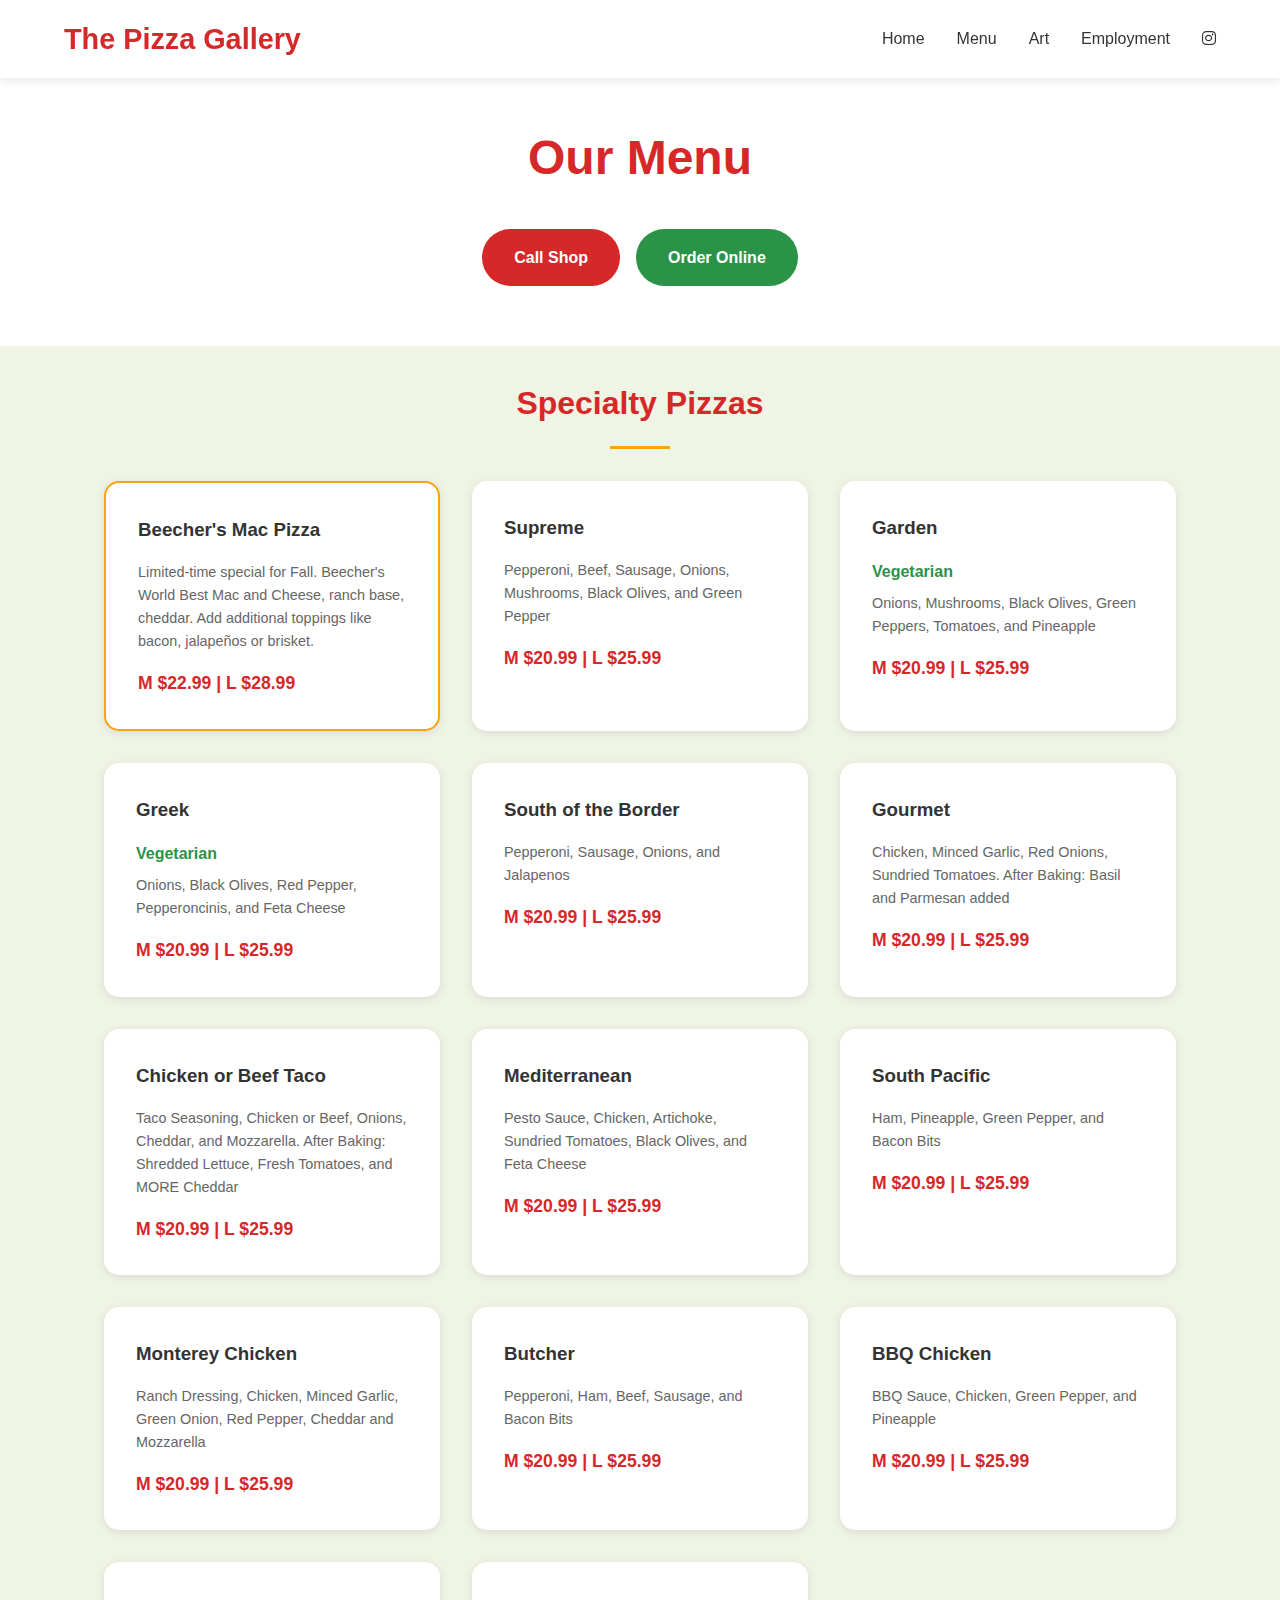
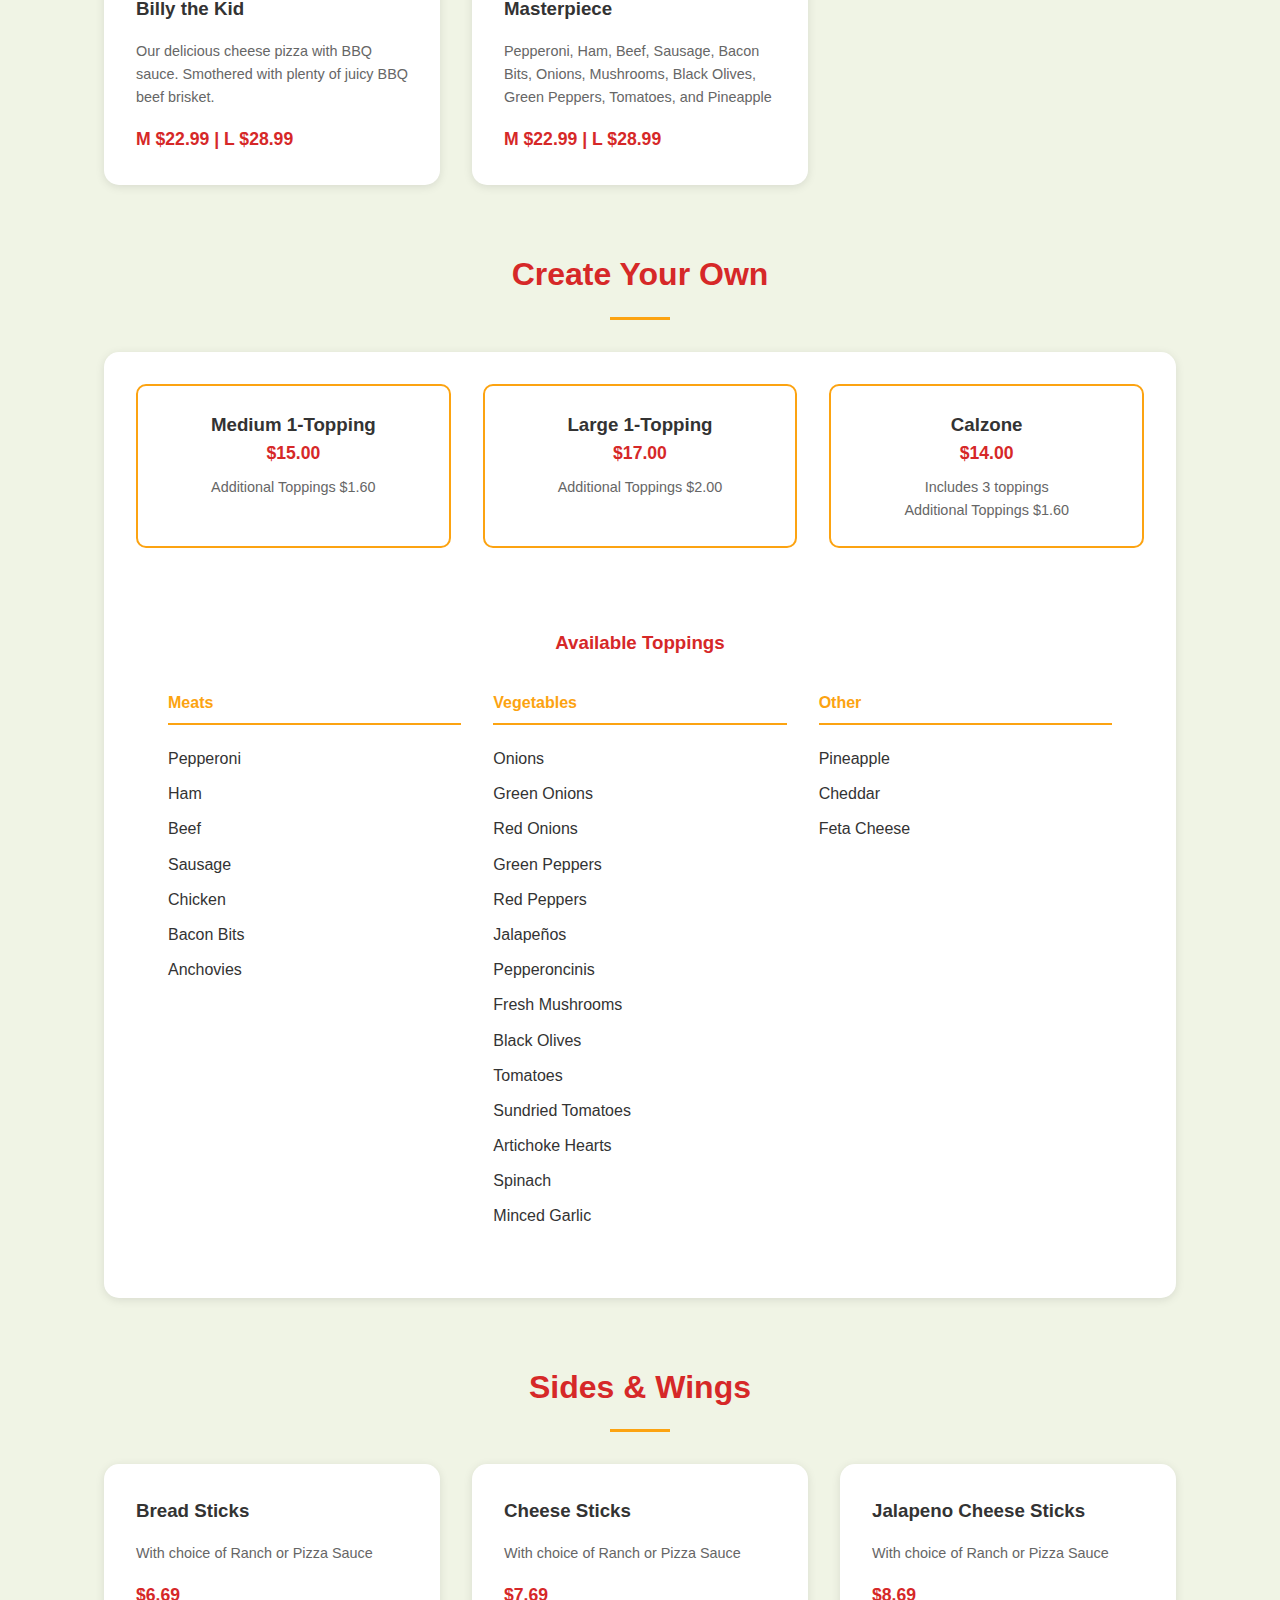
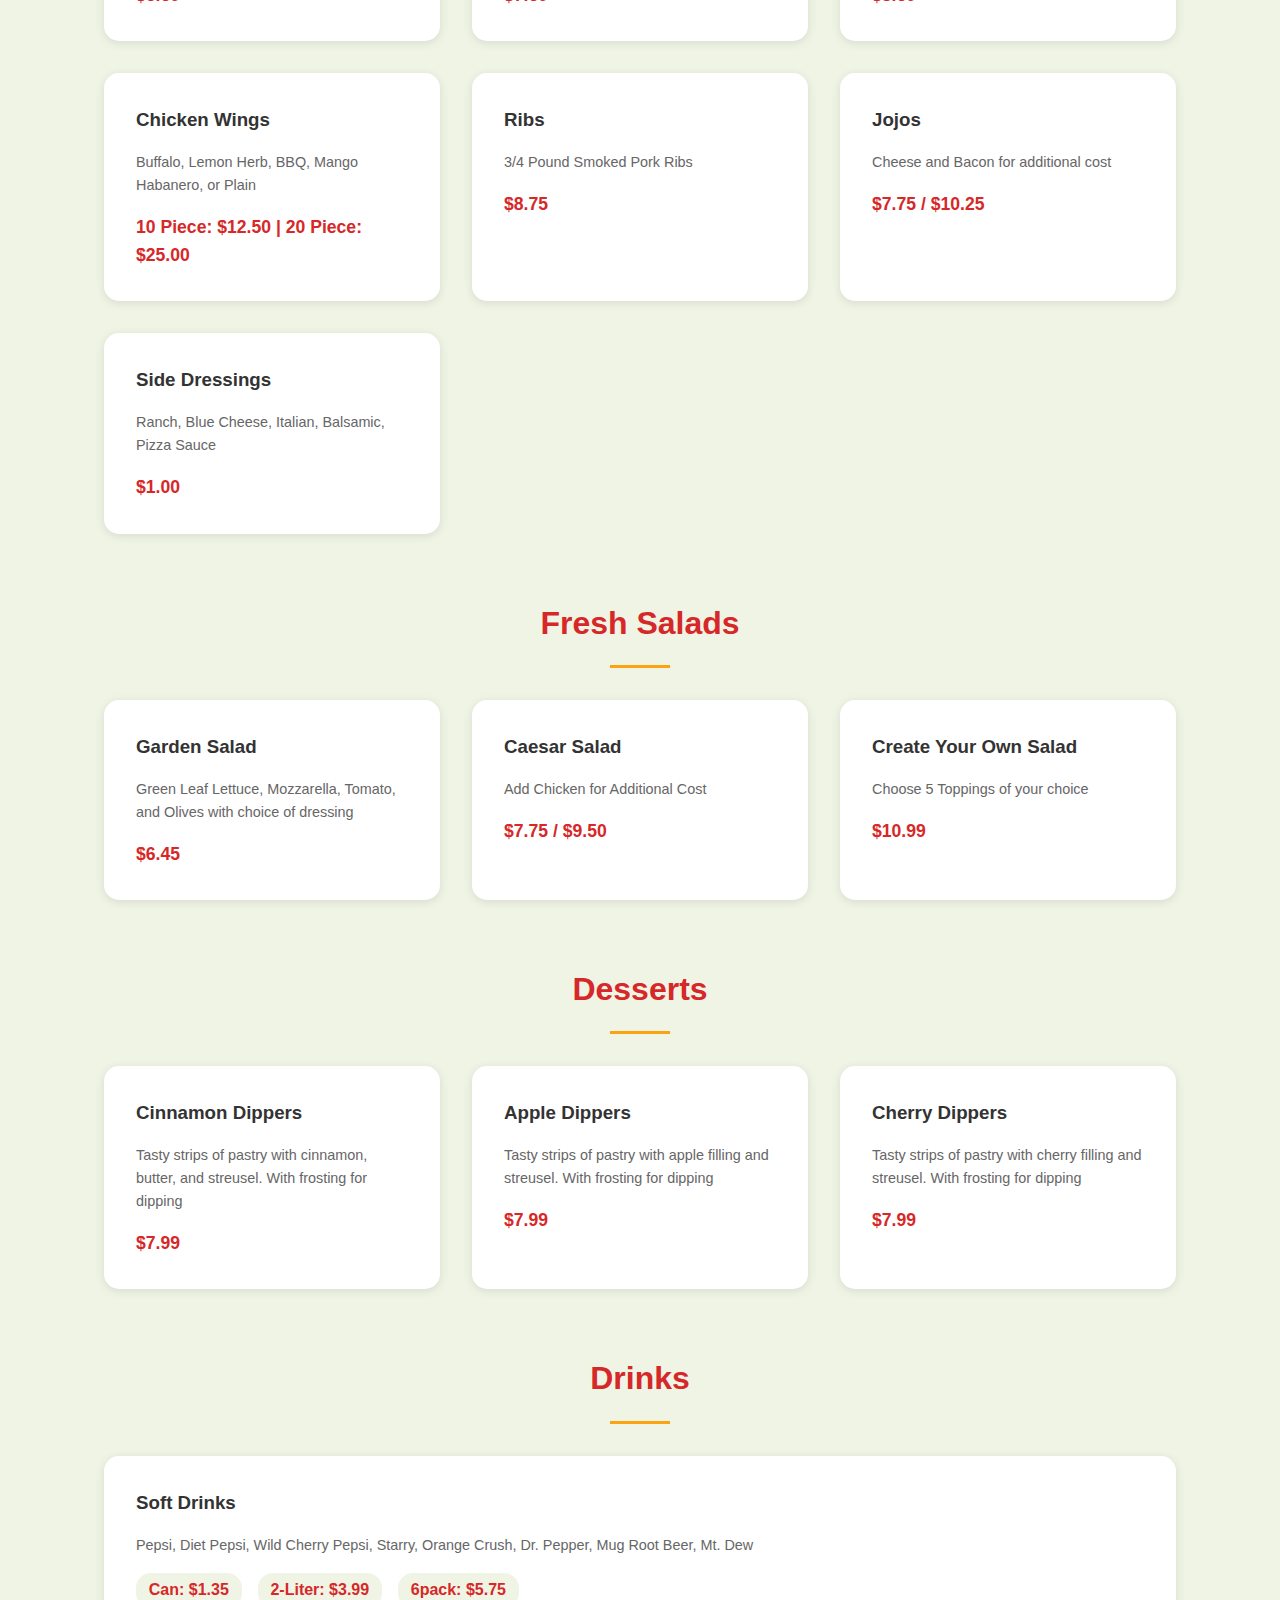
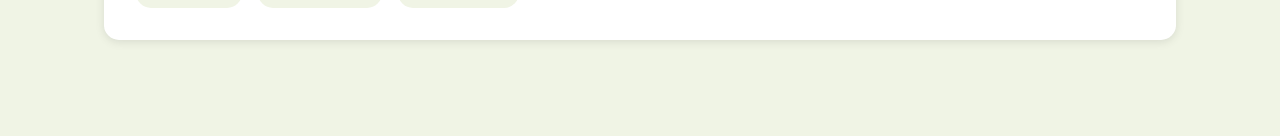
<file: menu.html>
<!DOCTYPE html>
<html lang="en">
<head>
    <meta charset="UTF-8">
    <meta name="viewport" content="width=device-width, initial-scale=1.0">
    <title>The Pizza Gallery - Menu</title>
    <link rel="stylesheet" href="styles.css">
    <link rel="stylesheet" href="menu-styles.css">
    <link rel="stylesheet" href="https://cdnjs.cloudflare.com/ajax/libs/font-awesome/6.0.0/css/all.min.css">
</head>
<body>
    <!-- Navigation -->
    <nav class="navbar">
        <div class="logo">
            <h1>The Pizza Gallery</h1>
        </div>
        <div class="nav-links">
            <a href="index.html">Home</a>
            <a href="menu.html" class="active">Menu</a>
            <a href="art.html">Art</a>
            <a href="employment.html">Employment</a>
            <a href="https://instagram.com/the.pizza.gallery" target="_blank">
                <i class="fab fa-instagram"></i>
            </a>
        </div>
    </nav>

    <!-- Menu Header -->
    <header class="menu-header">
        <h1>Our Menu</h1>
        <div class="order-buttons">
            <a href="tel:+1234567890" class="order-btn call">Call Shop</a>
            <a href="https://online.skytab.com/61fc3620b33fe8d516d8b5cde1d75f31/order-settings" class="order-btn online">Order Online</a>
        </div>
    </header>

    <!-- Menu Sections -->
    <div class="menu-container">
        <!-- Specialty Pizzas -->
        <section class="menu-section">
            <h2>Specialty Pizzas</h2>
            <div class="menu-grid">
                <div class="menu-item featured">
                    <h3>Beecher's Mac Pizza</h3>
                    <p class="description">Limited-time special for Fall. Beecher's World Best Mac and Cheese, ranch base, cheddar. Add additional toppings like bacon, jalapeños or brisket.</p>
                    <p class="price">M $22.99 | L $28.99</p>
                </div>

                <div class="menu-item">
                    <h3>Supreme</h3>
                    <p class="description">Pepperoni, Beef, Sausage, Onions, Mushrooms, Black Olives, and Green Pepper</p>
                    <p class="price">M $20.99 | L $25.99</p>
                </div>

                <div class="menu-item">
                    <h3>Garden</h3>
                    <p class="vegetarian">Vegetarian</p>
                    <p class="description">Onions, Mushrooms, Black Olives, Green Peppers, Tomatoes, and Pineapple</p>
                    <p class="price">M $20.99 | L $25.99</p>
                </div>

                <div class="menu-item">
                    <h3>Greek</h3>
                    <p class="vegetarian">Vegetarian</p>
                    <p class="description">Onions, Black Olives, Red Pepper, Pepperoncinis, and Feta Cheese</p>
                    <p class="price">M $20.99 | L $25.99</p>
                </div>

                <div class="menu-item">
                    <h3>South of the Border</h3>
                    <p class="description">Pepperoni, Sausage, Onions, and Jalapenos</p>
                    <p class="price">M $20.99 | L $25.99</p>
                </div>

                <div class="menu-item">
                    <h3>Gourmet</h3>
                    <p class="description">Chicken, Minced Garlic, Red Onions, Sundried Tomatoes. After Baking: Basil and Parmesan added</p>
                    <p class="price">M $20.99 | L $25.99</p>
                </div>

                <div class="menu-item">
                    <h3>Chicken or Beef Taco</h3>
                    <p class="description">Taco Seasoning, Chicken or Beef, Onions, Cheddar, and Mozzarella. After Baking: Shredded Lettuce, Fresh Tomatoes, and MORE Cheddar</p>
                    <p class="price">M $20.99 | L $25.99</p>
                </div>

                <div class="menu-item">
                    <h3>Mediterranean</h3>
                    <p class="description">Pesto Sauce, Chicken, Artichoke, Sundried Tomatoes, Black Olives, and Feta Cheese</p>
                    <p class="price">M $20.99 | L $25.99</p>
                </div>

                <div class="menu-item">
                    <h3>South Pacific</h3>
                    <p class="description">Ham, Pineapple, Green Pepper, and Bacon Bits</p>
                    <p class="price">M $20.99 | L $25.99</p>
                </div>

                <div class="menu-item">
                    <h3>Monterey Chicken</h3>
                    <p class="description">Ranch Dressing, Chicken, Minced Garlic, Green Onion, Red Pepper, Cheddar and Mozzarella</p>
                    <p class="price">M $20.99 | L $25.99</p>
                </div>

                <div class="menu-item">
                    <h3>Butcher</h3>
                    <p class="description">Pepperoni, Ham, Beef, Sausage, and Bacon Bits</p>
                    <p class="price">M $20.99 | L $25.99</p>
                </div>

                <div class="menu-item">
                    <h3>BBQ Chicken</h3>
                    <p class="description">BBQ Sauce, Chicken, Green Pepper, and Pineapple</p>
                    <p class="price">M $20.99 | L $25.99</p>
                </div>

                <div class="menu-item">
                    <h3>Billy the Kid</h3>
                    <p class="description">Our delicious cheese pizza with BBQ sauce. Smothered with plenty of juicy BBQ beef brisket.</p>
                    <p class="price">M $22.99 | L $28.99</p>
                </div>

                <div class="menu-item">
                    <h3>Masterpiece</h3>
                    <p class="description">Pepperoni, Ham, Beef, Sausage, Bacon Bits, Onions, Mushrooms, Black Olives, Green Peppers, Tomatoes, and Pineapple</p>
                    <p class="price">M $22.99 | L $28.99</p>
                </div>
            </div>
        </section>

        <!-- Create Your Own Section -->
        <section class="menu-section">
            <h2>Create Your Own</h2>
            <div class="build-your-own">
                <div class="size-options">
                    <div class="size">
                        <h3>Medium 1-Topping</h3>
                        <p class="price">$15.00</p>
                        <p class="additional">Additional Toppings $1.60</p>
                    </div>
                    <div class="size">
                        <h3>Large 1-Topping</h3>
                        <p class="price">$17.00</p>
                        <p class="additional">Additional Toppings $2.00</p>
                    </div>
                    <div class="size">
                        <h3>Calzone</h3>
                        <p class="price">$14.00</p>
                        <p class="additional">Includes 3 toppings<br>Additional Toppings $1.60</p>
                    </div>
                </div>

                <div class="toppings-section">
                    <h3>Available Toppings</h3>
                    <div class="toppings-grid">
                        <div class="topping-category">
                            <h4>Meats</h4>
                            <ul>
                                <li>Pepperoni</li>
                                <li>Ham</li>
                                <li>Beef</li>
                                <li>Sausage</li>
                                <li>Chicken</li>
                                <li>Bacon Bits</li>
                                <li>Anchovies</li>
                            </ul>
                        </div>
                        <div class="topping-category">
                            <h4>Vegetables</h4>
                            <ul>
                                <li>Onions</li>
                                <li>Green Onions</li>
                                <li>Red Onions</li>
                                <li>Green Peppers</li>
                                <li>Red Peppers</li>
                                <li>Jalapeños</li>
                                <li>Pepperoncinis</li>
                                <li>Fresh Mushrooms</li>
                                <li>Black Olives</li>
                                <li>Tomatoes</li>
                                <li>Sundried Tomatoes</li>
                                <li>Artichoke Hearts</li>
                                <li>Spinach</li>
                                <li>Minced Garlic</li>
                            </ul>
                        </div>
                        <div class="topping-category">
                            <h4>Other</h4>
                            <ul>
                                <li>Pineapple</li>
                                <li>Cheddar</li>
                                <li>Feta Cheese</li>
                            </ul>
                        </div>
                    </div>
                </div>
            </div>
        </section>

        <!-- Sides Section -->
        <section class="menu-section">
            <h2>Sides & Wings</h2>
            <div class="menu-grid">
                <div class="menu-item">
                    <h3>Bread Sticks</h3>
                    <p class="description">With choice of Ranch or Pizza Sauce</p>
                    <p class="price">$6.69</p>
                </div>

                <div class="menu-item">
                    <h3>Cheese Sticks</h3>
                    <p class="description">With choice of Ranch or Pizza Sauce</p>
                    <p class="price">$7.69</p>
                </div>

                <div class="menu-item">
                    <h3>Jalapeno Cheese Sticks</h3>
                    <p class="description">With choice of Ranch or Pizza Sauce</p>
                    <p class="price">$8.69</p>
                </div>

                <div class="menu-item">
                    <h3>Chicken Wings</h3>
                    <p class="description">Buffalo, Lemon Herb, BBQ, Mango Habanero, or Plain</p>
                    <p class="price">10 Piece: $12.50 | 20 Piece: $25.00</p>
                </div>

                <div class="menu-item">
                    <h3>Ribs</h3>
                    <p class="description">3/4 Pound Smoked Pork Ribs</p>
                    <p class="price">$8.75</p>
                </div>

                <div class="menu-item">
                    <h3>Jojos</h3>
                    <p class="description">Cheese and Bacon for additional cost</p>
                    <p class="price">$7.75 / $10.25</p>
                </div>

                <div class="menu-item">
                    <h3>Side Dressings</h3>
                    <p class="description">Ranch, Blue Cheese, Italian, Balsamic, Pizza Sauce</p>
                    <p class="price">$1.00</p>
                </div>
            </div>
        </section>

        <!-- Salads Section -->
        <section class="menu-section">
            <h2>Fresh Salads</h2>
            <div class="menu-grid">
                <div class="menu-item">
                    <h3>Garden Salad</h3>
                    <p class="description">Green Leaf Lettuce, Mozzarella, Tomato, and Olives with choice of dressing</p>
                    <p class="price">$6.45</p>
                </div>

                <div class="menu-item">
                    <h3>Caesar Salad</h3>
                    <p class="description">Add Chicken for Additional Cost</p>
                    <p class="price">$7.75 / $9.50</p>
                </div>

                <div class="menu-item">
                    <h3>Create Your Own Salad</h3>
                    <p class="description">Choose 5 Toppings of your choice</p>
                    <p class="price">$10.99</p>
                </div>
            </div>
        </section>

        <!-- Desserts Section -->
        <section class="menu-section">
            <h2>Desserts</h2>
            <div class="menu-grid">
                <div class="menu-item">
                    <h3>Cinnamon Dippers</h3>
                    <p class="description">Tasty strips of pastry with cinnamon, butter, and streusel. With frosting for dipping</p>
                    <p class="price">$7.99</p>
                </div>

                <div class="menu-item">
                    <h3>Apple Dippers</h3>
                    <p class="description">Tasty strips of pastry with apple filling and streusel. With frosting for dipping</p>
                    <p class="price">$7.99</p>
                </div>

                <div class="menu-item">
                    <h3>Cherry Dippers</h3>
                    <p class="description">Tasty strips of pastry with cherry filling and streusel. With frosting for dipping</p>
                    <p class="price">$7.99</p>
                </div>
            </div>
        </section>

        <!-- Drinks Section -->
        <section class="menu-section">
            <h2>Drinks</h2>
            <div class="menu-grid drinks-grid">
                <div class="menu-item">
                    <h3>Soft Drinks</h3>
                    <p class="description">Pepsi, Diet Pepsi, Wild Cherry Pepsi, Starry, Orange Crush, Dr. Pepper, Mug Root Beer, Mt. Dew</p>
                    <div class="drink-prices">
                        <span>Can: $1.35</span>
                        <span>2-Liter: $3.99</span>
                        <span>6pack: $5.75</span>
                    </div>
                </div>
            </div>
        </section>
    </div>
</body>
</html>
</file>
<file: styles.css>
/* Global Styles & Variables */
:root {
    --primary-color: #d62828;       /* Pizza red */
    --secondary-color: #2b9348;     /* Fresh basil green */
    --text-color: #333333;
    --background-main: #F0F4E5;     /* New main background color */
    --background-light: #fff;
    --accent-color: #fca311;        /* Cheese gold */
    --font-main: 'Arial', sans-serif;
    --transition: all 0.3s ease;
}

* {
    margin: 0;
    padding: 0;
    box-sizing: border-box;
}

body {
    font-family: var(--font-main);
    line-height: 1.6;
    color: var(--text-color);
    background-color: var(--background-main);
}

/* Navigation */
.navbar {
    background: var(--background-light);
    padding: 1rem 5%;
    position: fixed;
    width: 100%;
    top: 0;
    z-index: 1000;
    box-shadow: 0 2px 10px rgba(0, 0, 0, 0.1);
    display: flex;
    justify-content: space-between;
    align-items: center;
}

.logo h1 {
    font-size: 1.8rem;
    color: var(--primary-color);
}

.nav-links {
    display: flex;
    gap: 2rem;
    align-items: center;
}

.nav-links a {
    text-decoration: none;
    color: var(--text-color);
    font-weight: 500;
    transition: var(--transition);
}

.nav-links a:hover {
    color: var(--primary-color);
}

/* Hero Section */
.hero {
    height: 80vh;
    background: linear-gradient(rgba(0, 0, 0, 0.5), rgba(0, 0, 0, 0.5)),
                url('pizza-hero.jpg') center/cover;
    display: flex;
    align-items: center;
    justify-content: center;
    text-align: center;
    color: white;
    margin-top: 60px;
}

.hero-content {
    padding: 2rem;
}

.hero-content h1 {
    font-size: 3.5rem;
    margin-bottom: 1rem;
    text-shadow: 2px 2px 4px rgba(0, 0, 0, 0.5);
}

.hero-content p {
    font-size: 1.5rem;
    margin-bottom: 2rem;
}

.cta-buttons {
    display: flex;
    gap: 1rem;
    justify-content: center;
}

.cta-button {
    padding: 1rem 2rem;
    border-radius: 50px;
    text-decoration: none;
    font-weight: bold;
    transition: var(--transition);
}

.primary {
    background: var(--primary-color);
    color: white;
}

.secondary {
    background: transparent;
    color: white;
    border: 2px solid white;
}

.cta-button:hover {
    transform: translateY(-3px);
    box-shadow: 0 4px 15px rgba(0, 0, 0, 0.2);
}

/* Hours Section */
.hours {
    padding: 4rem 5%;
    background: var(--background-light);
    text-align: center;
}

.hours h2 {
    margin-bottom: 2rem;
    color: var(--primary-color);
}

.hours-grid {
    display: grid;
    grid-template-columns: repeat(auto-fit, minmax(250px, 1fr));
    gap: 2rem;
    max-width: 800px;
    margin: 0 auto;
}

.hours-item {
    background: var(--background-main);
    padding: 2rem;
    border-radius: 10px;
    box-shadow: 0 2px 10px rgba(0, 0, 0, 0.1);
}

/* Announcements */
.announcements {
    padding: 2rem 5%;
}

.announcement-box {
    background: var(--accent-color);
    color: white;
    padding: 1rem;
    border-radius: 10px;
    display: flex;
    align-items: center;
    gap: 1rem;
    max-width: 800px;
    margin: 0 auto;
}

.announcement-box i {
    font-size: 1.5rem;
}

/* Footer */
footer {
    background: var(--text-color);
    color: white;
    padding: 4rem 5% 2rem;
}

.footer-content {
    display: grid;
    grid-template-columns: repeat(auto-fit, minmax(200px, 1fr));
    gap: 2rem;
    max-width: 1200px;
    margin: 0 auto;
}

.footer-section h3 {
    margin-bottom: 1rem;
    color: var(--accent-color);
}

.footer-section a {
    color: white;
    text-decoration: none;
    display: block;
    margin-bottom: 0.5rem;
    transition: var(--transition);
}

.footer-section a:hover {
    color: var(--accent-color);
}

.footer-bottom {
    text-align: center;
    margin-top: 2rem;
    padding-top: 2rem;
    border-top: 1px solid rgba(255, 255, 255, 0.1);
}

/* Responsive Design */
@media (max-width: 768px) {
    .navbar {
        flex-direction: column;
        padding: 1rem;
    }

    .nav-links {
        margin-top: 1rem;
        gap: 1rem;
    }

    .hero-content h1 {
        font-size: 2.5rem;
    }

    .cta-buttons {
        flex-direction: column;
    }

    .hours-grid {
        grid-template-columns: 1fr;
    }
}

/* Animations */
@keyframes fadeIn {
    from { opacity: 0; transform: translateY(20px); }
    to { opacity: 1; transform: translateY(0); }
}

.hero-content, .hours-item, .announcement-box {
    animation: fadeIn 1s ease-out;
}

/* About Section Styles */
.about-section {
    padding: 4rem 2rem;
    background: var(--background-light);
}

.about-container {
    max-width: 1200px;
    margin: 0 auto;
    display: grid;
    grid-template-columns: 1fr 1fr;
    gap: 3rem;
    align-items: center;
}

.about-image {
    position: relative;
    border-radius: 15px;
    overflow: hidden;
    box-shadow: 0 8px 20px rgba(0, 0, 0, 0.1);
    transition: transform 0.3s ease;
}

.about-image:hover {
    transform: translateY(-5px);
}

.about-image img {
    width: 100%;
    height: 400px;
    object-fit: cover;
    display: block;
    transition: transform 0.3s ease;
}

.about-image:hover img {
    transform: scale(1.05);
}

.about-text {
    padding: 2rem;
    background: white;
    border-radius: 15px;
    box-shadow: 0 4px 15px rgba(0, 0, 0, 0.05);
}

.about-text p {
    font-size: 1.3rem;
    line-height: 1.6;
    color: var(--text-color);
    text-align: center;
    font-family: 'Roboto', sans-serif;
}

/* Responsive Design */
@media (max-width: 968px) {
    .about-container {
        grid-template-columns: 1fr;
    }

    .about-image {
        max-width: 600px;
        margin: 0 auto;
    }

    .about-text {
        max-width: 600px;
        margin: 0 auto;
    }
}

@media (max-width: 480px) {
    .about-section {
        padding: 2rem 1rem;
    }

    .about-text p {
        font-size: 1.1rem;
    }

    .about-image img {
        height: 300px;
    }
}
</file>
<file: menu-styles.css>
/* Menu Page Specific Styles */
.menu-header {
    padding: 120px 5% 60px;
    text-align: center;
    background: var(--background-light);
}

.menu-header h1 {
    color: var(--primary-color);
    font-size: 3rem;
    margin-bottom: 2rem;
}

.order-buttons {
    display: flex;
    gap: 1rem;
    justify-content: center;
    margin-top: 2rem;
}

.order-btn {
    padding: 1rem 2rem;
    border-radius: 50px;
    text-decoration: none;
    font-weight: bold;
    transition: var(--transition);
}

.call {
    background: var(--primary-color);
    color: white;
}

.online {
    background: var(--secondary-color);
    color: white;
}

.menu-container {
    max-width: 1200px;
    margin: 0 auto;
    padding: 2rem 5%;
}

.menu-section {
    margin-bottom: 4rem;
}

.menu-section h2 {
    color: var(--primary-color);
    font-size: 2rem;
    margin-bottom: 2rem;
    text-align: center;
    position: relative;
}

.menu-section h2::after {
    content: '';
    display: block;
    width: 60px;
    height: 3px;
    background: var(--accent-color);
    margin: 1rem auto;
}

.menu-grid {
    display: grid;
    grid-template-columns: repeat(auto-fit, minmax(300px, 1fr));
    gap: 2rem;
}

.menu-item {
    background: var(--background-light);
    padding: 2rem;
    border-radius: 15px;
    box-shadow: 0 2px 10px rgba(0, 0, 0, 0.1);
    transition: var(--transition);
}

.menu-item:hover {
    transform: translateY(-5px);
    box-shadow: 0 5px 15px rgba(0, 0, 0, 0.2);
}

.menu-item h3 {
    color: var(--text-color);
    margin-bottom: 1rem;
}

.description {
    color: #666;
    margin-bottom: 1rem;
    font-size: 0.9rem;
}

.price {
    color: var(--primary-color);
    font-weight: bold;
    font-size: 1.1rem;
}

.build-your-own {
    background: var(--background-light);
    padding: 2rem;
    border-radius: 15px;
    box-shadow: 0 2px 10px rgba(0, 0, 0, 0.1);
}

.size-options {
    display: grid;
    grid-template-columns: repeat(auto-fit, minmax(250px, 1fr));
    gap: 2rem;
    text-align: center;
}

.size {
    padding: 1.5rem;
    border: 2px solid var(--accent-color);
    border-radius: 10px;
}

.additional {
    color: #666;
    font-size: 0.9rem;
    margin-top: 0.5rem;
}

/* Responsive Design */
@media (max-width: 768px) {
    .menu-header {
        padding: 100px 5% 40px;
    }

    .menu-header h1 {
        font-size: 2.5rem;
    }

    .order-buttons {
        flex-direction: column;
    }

    .menu-grid {
        grid-template-columns: 1fr;
    }
}

/* Animations */
.menu-item {
    animation: fadeIn 0.6s ease-out;
    animation-fill-mode: both;
}

.menu-item:nth-child(2n) {
    animation-delay: 0.2s;
}

.menu-item:nth-child(3n) {
    animation-delay: 0.4s;
}

/* Add these to your existing menu-styles.css */
.vegetarian {
    color: var(--secondary-color);
    font-weight: bold;
    margin-bottom: 0.5rem;
}

.featured {
    border: 2px solid var(--accent-color);
}

.toppings-section {
    margin-top: 3rem;
    padding: 2rem;
    background: var(--background-light);
    border-radius: 15px;
}

.toppings-section h3 {
    text-align: center;
    margin-bottom: 2rem;
    color: var(--primary-color);
}

.toppings-grid {
    display: grid;
    grid-template-columns: repeat(auto-fit, minmax(200px, 1fr));
    gap: 2rem;
}

.topping-category h4 {
    color: var(--accent-color);
    margin-bottom: 1rem;
    border-bottom: 2px solid var(--accent-color);
    padding-bottom: 0.5rem;
}

.topping-category ul {
    list-style: none;
    padding: 0;
}

.topping-category li {
    padding: 0.3rem 0;
    color: var(--text-color);
}

@media (max-width: 768px) {
    .toppings-grid {
        grid-template-columns: 1fr;
    }
}

.drinks-grid {
    grid-template-columns: 1fr !important;
}

.drink-prices {
    display: flex;
    gap: 1rem;
    margin-top: 0.5rem;
    color: var(--primary-color);
    font-weight: bold;
}

.drink-prices span {
    background: var(--background-main);
    padding: 0.3rem 0.8rem;
    border-radius: 15px;
}

@media (max-width: 768px) {
    .drink-prices {
        flex-direction: column;
        gap: 0.5rem;
    }
}
</file>
